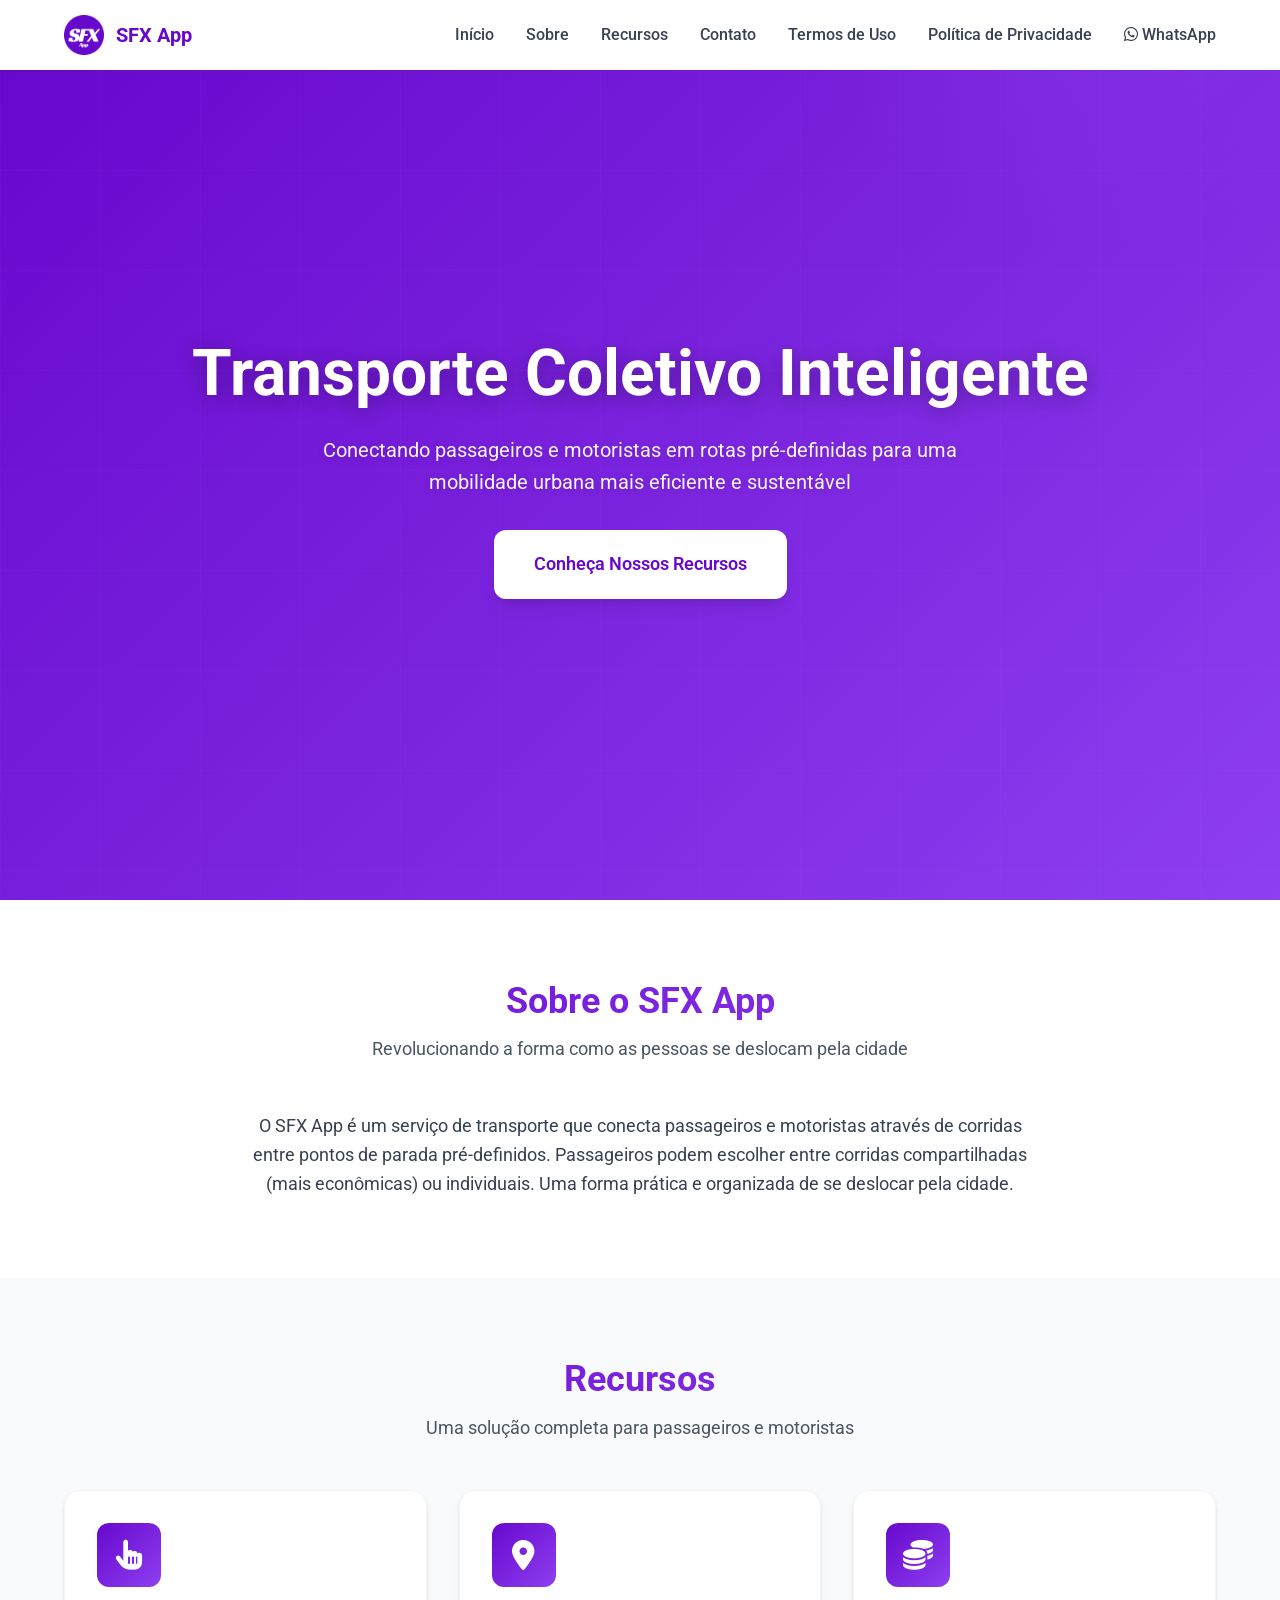
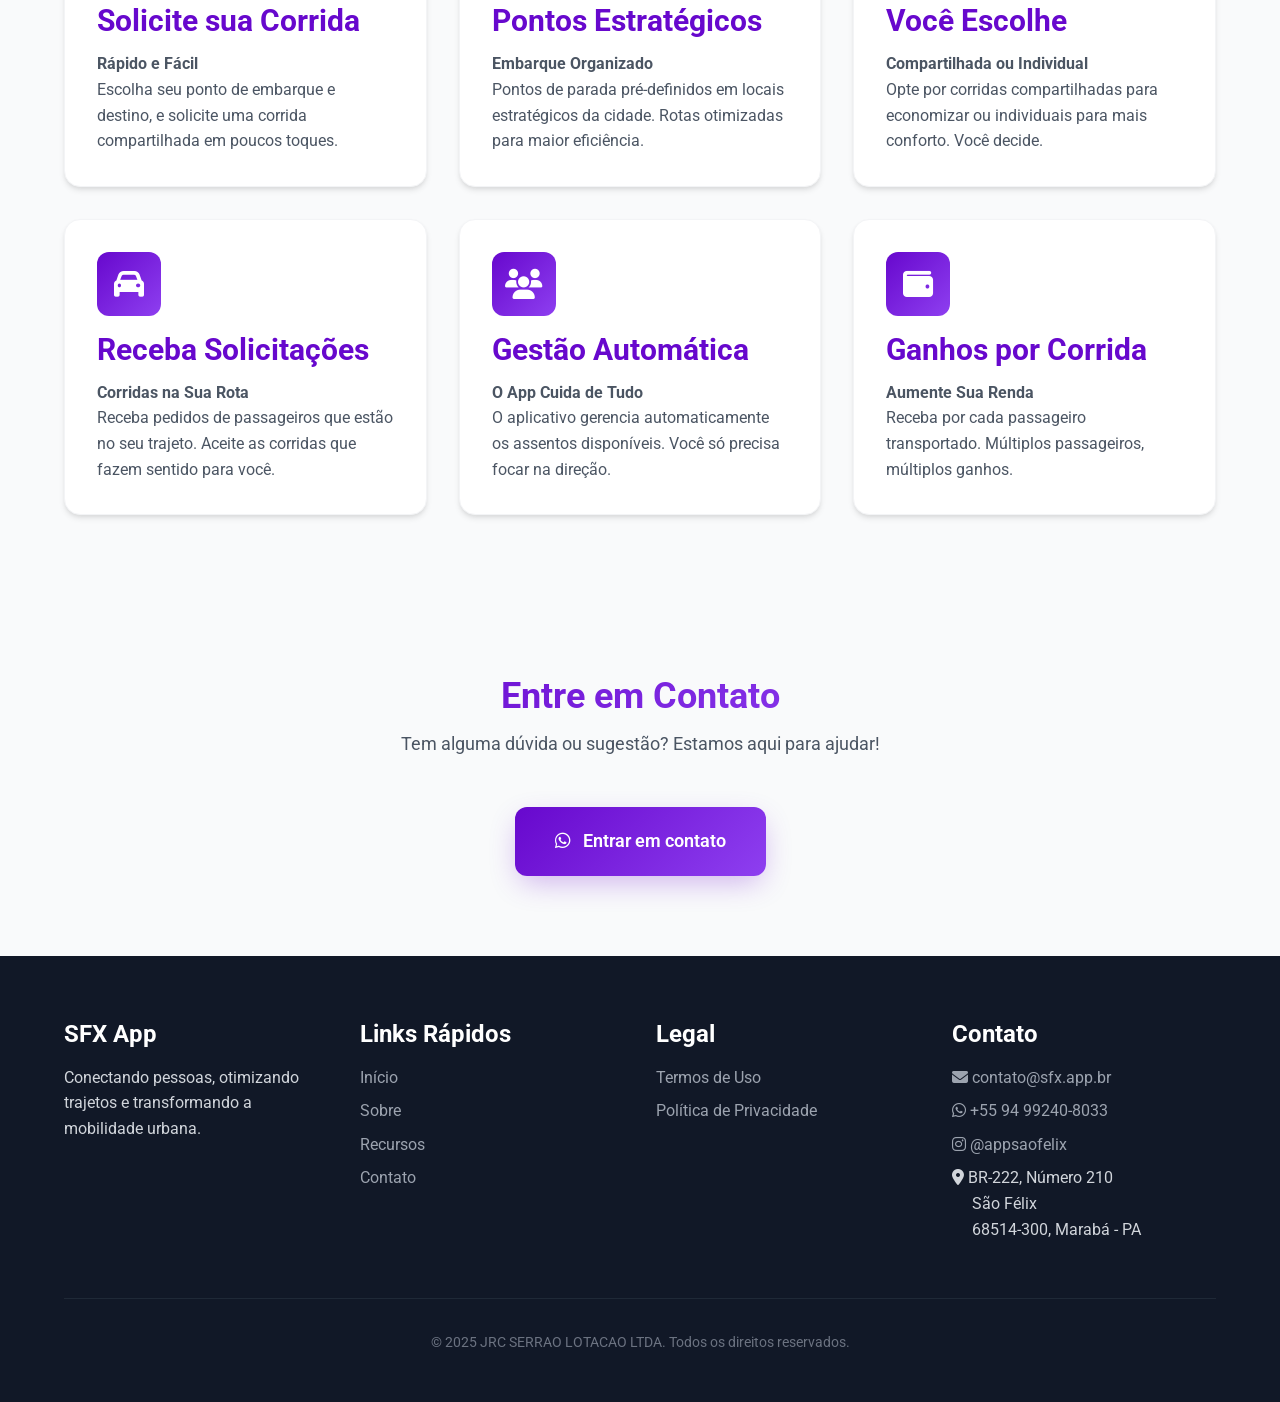
<file: index.html>
<!DOCTYPE html>
<html lang="pt-BR">
  <head>
    <meta charset="UTF-8" />
    <meta name="viewport" content="width=device-width, initial-scale=1.0" />
    <meta
      name="description"
      content="SFX App - Aplicativo de transporte coletivo conectando passageiros e motoristas entre pontos pré-definidos"
    />
    <meta
      name="keywords"
      content="transporte, carona, coletivo, SFX, mobilidade urbana"
    />
    <meta name="author" content="SFX App" />
    <title>SFX App - Transporte Coletivo Inteligente</title>

    <!-- Favicon -->
    <link rel="icon" type="image/x-icon" href="assets/favicon.ico">

    <!-- Google Fonts -->
    <link rel="preconnect" href="https://fonts.googleapis.com" />
    <link rel="preconnect" href="https://fonts.gstatic.com" crossorigin />
    <link
      href="https://fonts.googleapis.com/css2?family=Roboto:wght@300;400;500;700&display=swap"
      rel="stylesheet"
    />

    <!-- Font Awesome Icons -->
    <link rel="stylesheet" href="https://cdnjs.cloudflare.com/ajax/libs/font-awesome/6.5.1/css/all.min.css" integrity="sha512-DTOQO9RWCH3ppGqcWaEA1BIZOC6xxalwEsw9c2QQeAIftl+Vegovlnee1c9QX4TctnWMn13TZye+giMm8e2LwA==" crossorigin="anonymous" referrerpolicy="no-referrer" />

    <!-- Stylesheet -->
    <link rel="stylesheet" href="css/styles.css" />
  </head>
  <body>
    <!-- Header / Navigation -->
    <header class="header">
      <div class="container">
        <nav class="nav">
          <a href="#inicio" class="nav-brand">
            <img src="assets/logo_purple_back_white_font.png" alt="SFX App Logo" />
            <span>SFX App</span>
          </a>

          <ul class="nav-links" id="navLinks">
            <li><a href="#inicio">Início</a></li>
            <li><a href="#sobre">Sobre</a></li>
            <li><a href="#recursos">Recursos</a></li>
            <li><a href="#contato">Contato</a></li>
            <li><a href="termos.html">Termos de Uso</a></li>
            <li><a href="privacidade.html">Política de Privacidade</a></li>
            <li>
              <a href="https://wa.me/5594992408033" target="_blank" rel="noopener noreferrer" class="nav-whatsapp">
                <i class="fab fa-whatsapp"></i> WhatsApp
              </a>
            </li>
          </ul>

          <button
            class="nav-toggle"
            id="navToggle"
            aria-label="Toggle navigation"
          >
            ☰
          </button>
        </nav>
      </div>
    </header>

    <!-- Hero Section -->
    <section id="inicio" class="hero">
        <div class="container">
            <div class="hero-content">
                <h1>Transporte Coletivo Inteligente</h1>
                <p>Conectando passageiros e motoristas em rotas pré-definidas para uma mobilidade urbana mais eficiente e sustentável</p>
                <div style="margin: var(--space-8) 0;">
                    <a href="#recursos" class="btn btn-primary btn-large">Conheça Nossos Recursos</a>
                </div>
            </div>
        </div>
    </section>

    <!-- About Section -->
    <section id="sobre" class="section">
      <div class="container">
        <div class="section-title scroll-animate">
          <h2>Sobre o SFX App</h2>
          <p>Revolucionando a forma como as pessoas se deslocam pela cidade</p>
        </div>

        <div class="scroll-animate">
          <p
            style="
              text-align: center;
              max-width: 800px;
              margin: 0 auto;
              font-size: var(--font-lg);
              color: var(--color-gray-700);
            "
          >
            O SFX App é um serviço de transporte que conecta passageiros
            e motoristas através de corridas entre pontos de parada
            pré-definidos. Passageiros podem escolher entre corridas compartilhadas
            (mais econômicas) ou individuais. Uma forma prática e organizada de se 
            deslocar pela cidade.
          </p>
        </div>
      </div>
    </section>

    <!-- Features Section -->
    <section
      id="recursos"
      class="section"
      style="background: var(--color-gray-50)"
    >
      <div class="container">
        <div class="section-title scroll-animate">
          <h2>Recursos</h2>
          <p>Uma solução completa para passageiros e motoristas</p>
        </div>

        <div class="features-grid">
          <!-- Passenger Features -->
          <div class="feature-card scroll-animate">
            <div class="feature-icon"><i class="fas fa-hand-pointer"></i></div>
            <h3>Solicite sua Corrida</h3>
            <p><strong>Rápido e Fácil</strong></p>
            <p>
              Escolha seu ponto de embarque e destino, e solicite uma corrida
              compartilhada em poucos toques.
            </p>
          </div>

          <div class="feature-card scroll-animate">
            <div class="feature-icon"><i class="fas fa-map-marker-alt"></i></div>
            <h3>Pontos Estratégicos</h3>
            <p><strong>Embarque Organizado</strong></p>
            <p>
              Pontos de parada pré-definidos em locais estratégicos da cidade.
              Rotas otimizadas para maior eficiência.
            </p>
          </div>

          <div class="feature-card scroll-animate">
            <div class="feature-icon"><i class="fas fa-coins"></i></div>
            <h3>Você Escolhe</h3>
            <p><strong>Compartilhada ou Individual</strong></p>
            <p>
              Opte por corridas compartilhadas para economizar ou
              individuais para mais conforto. Você decide.
            </p>
          </div>

          <!-- Driver Features -->
          <div class="feature-card scroll-animate">
            <div class="feature-icon"><i class="fas fa-car"></i></div>
            <h3>Receba Solicitações</h3>
            <p><strong>Corridas na Sua Rota</strong></p>
            <p>
              Receba pedidos de passageiros que estão no seu trajeto.
              Aceite as corridas que fazem sentido para você.
            </p>
          </div>

          <div class="feature-card scroll-animate">
            <div class="feature-icon"><i class="fas fa-users"></i></div>
            <h3>Gestão Automática</h3>
            <p><strong>O App Cuida de Tudo</strong></p>
            <p>
              O aplicativo gerencia automaticamente os assentos disponíveis.
              Você só precisa focar na direção.
            </p>
          </div>

          <div class="feature-card scroll-animate">
            <div class="feature-icon"><i class="fas fa-wallet"></i></div>
            <h3>Ganhos por Corrida</h3>
            <p><strong>Aumente Sua Renda</strong></p>
            <p>
              Receba por cada passageiro transportado.
              Múltiplos passageiros, múltiplos ganhos.
            </p>
          </div>
        </div>
      </div>
    </section>

    <!-- Contact Section -->
    <section id="contato" class="section contact-section">
      <div class="container">
        <div class="contact-content scroll-animate">
          <div class="section-title">
            <h2>Entre em Contato</h2>
            <p>Tem alguma dúvida ou sugestão? Estamos aqui para ajudar!</p>
          </div>

          <a
            href="https://wa.me/5594992408033"
            class="contact-email"
            target="_blank"
            rel="noopener noreferrer"
          >
            <i class="fab fa-whatsapp"></i> Entrar em contato
          </a>
        </div>
      </div>
    </section>

    <!-- Footer -->
    <footer class="footer">
      <div class="container">
        <div class="footer-content">
          <div class="footer-section">
            <h4>SFX App</h4>
            <p>
              Conectando pessoas, otimizando trajetos e transformando a
              mobilidade urbana.
            </p>
          </div>

          <div class="footer-section">
            <h4>Links Rápidos</h4>
            <ul class="footer-links">
              <li><a href="#inicio">Início</a></li>
              <li><a href="#sobre">Sobre</a></li>
              <li><a href="#recursos">Recursos</a></li>
              <li><a href="#contato">Contato</a></li>
            </ul>
          </div>

          <div class="footer-section">
            <h4>Legal</h4>
            <ul class="footer-links">
              <li><a href="termos.html">Termos de Uso</a></li>
              <li><a href="privacidade.html">Política de Privacidade</a></li>
            </ul>
          </div>

          <div class="footer-section">
            <h4>Contato</h4>
            <ul class="footer-links">
              <li>
                <a href="mailto:contato@sfx.app.br">
                  <i class="fas fa-envelope"></i> contato@sfx.app.br
                </a>
              </li>
              <li>
                <a href="https://wa.me/5594992408033" target="_blank" rel="noopener noreferrer">
                  <i class="fab fa-whatsapp"></i> +55 94 99240-8033
                </a>
              </li>
              <li>
                <a href="https://www.instagram.com/appsaofelix/" target="_blank" rel="noopener noreferrer">
                  <i class="fab fa-instagram"></i> @appsaofelix
                </a>
              </li>
              <li style="margin-top: 0.5rem;">
                <i class="fas fa-map-marker-alt"></i> BR-222, Número 210<br>
                &nbsp;&nbsp;&nbsp;&nbsp;&nbsp;São Félix<br>
                &nbsp;&nbsp;&nbsp;&nbsp;&nbsp;68514-300, Marabá - PA
              </li>
            </ul>
          </div>
        </div>

        <div class="footer-bottom">
          <p>&copy; 2025 JRC SERRAO LOTACAO LTDA. Todos os direitos reservados.</p>
        </div>
      </div>
    </footer>

    <!-- JavaScript -->
    <script src="js/main.js"></script>
  </body>
</html>
</file>
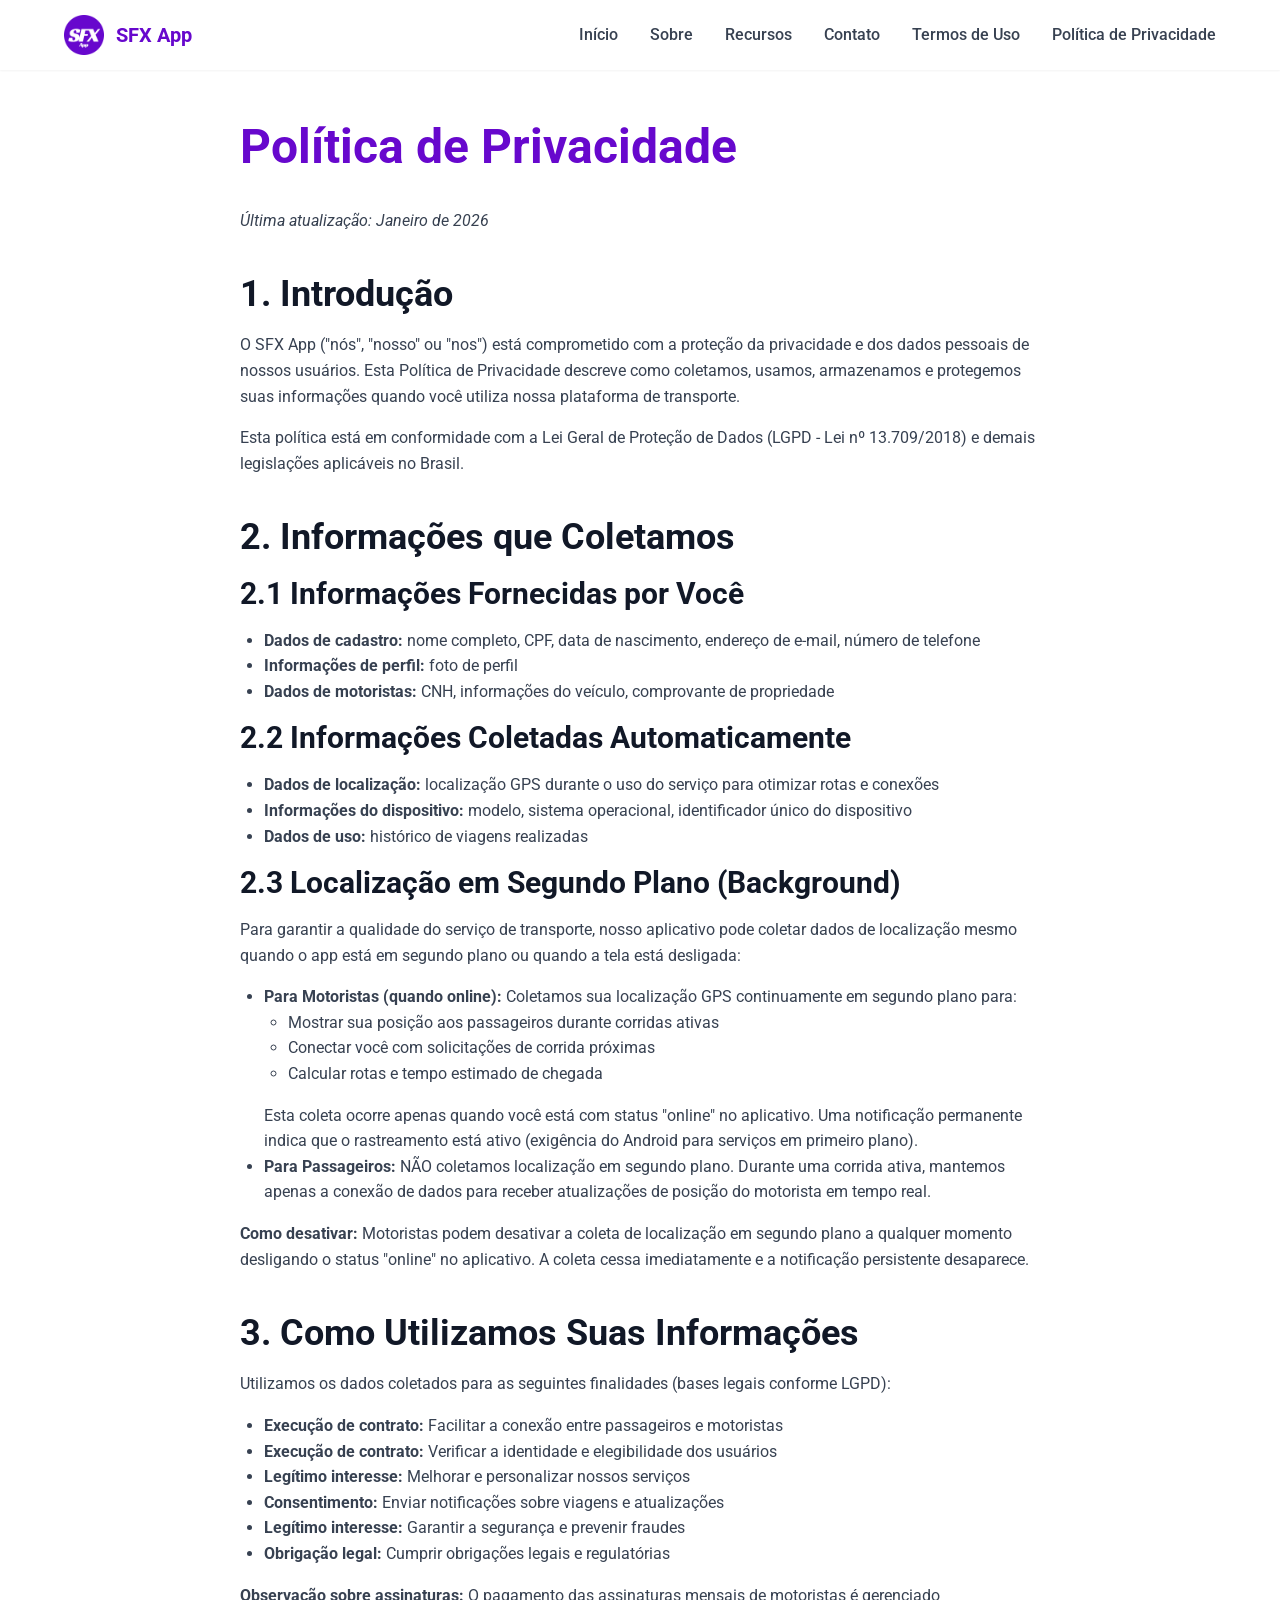
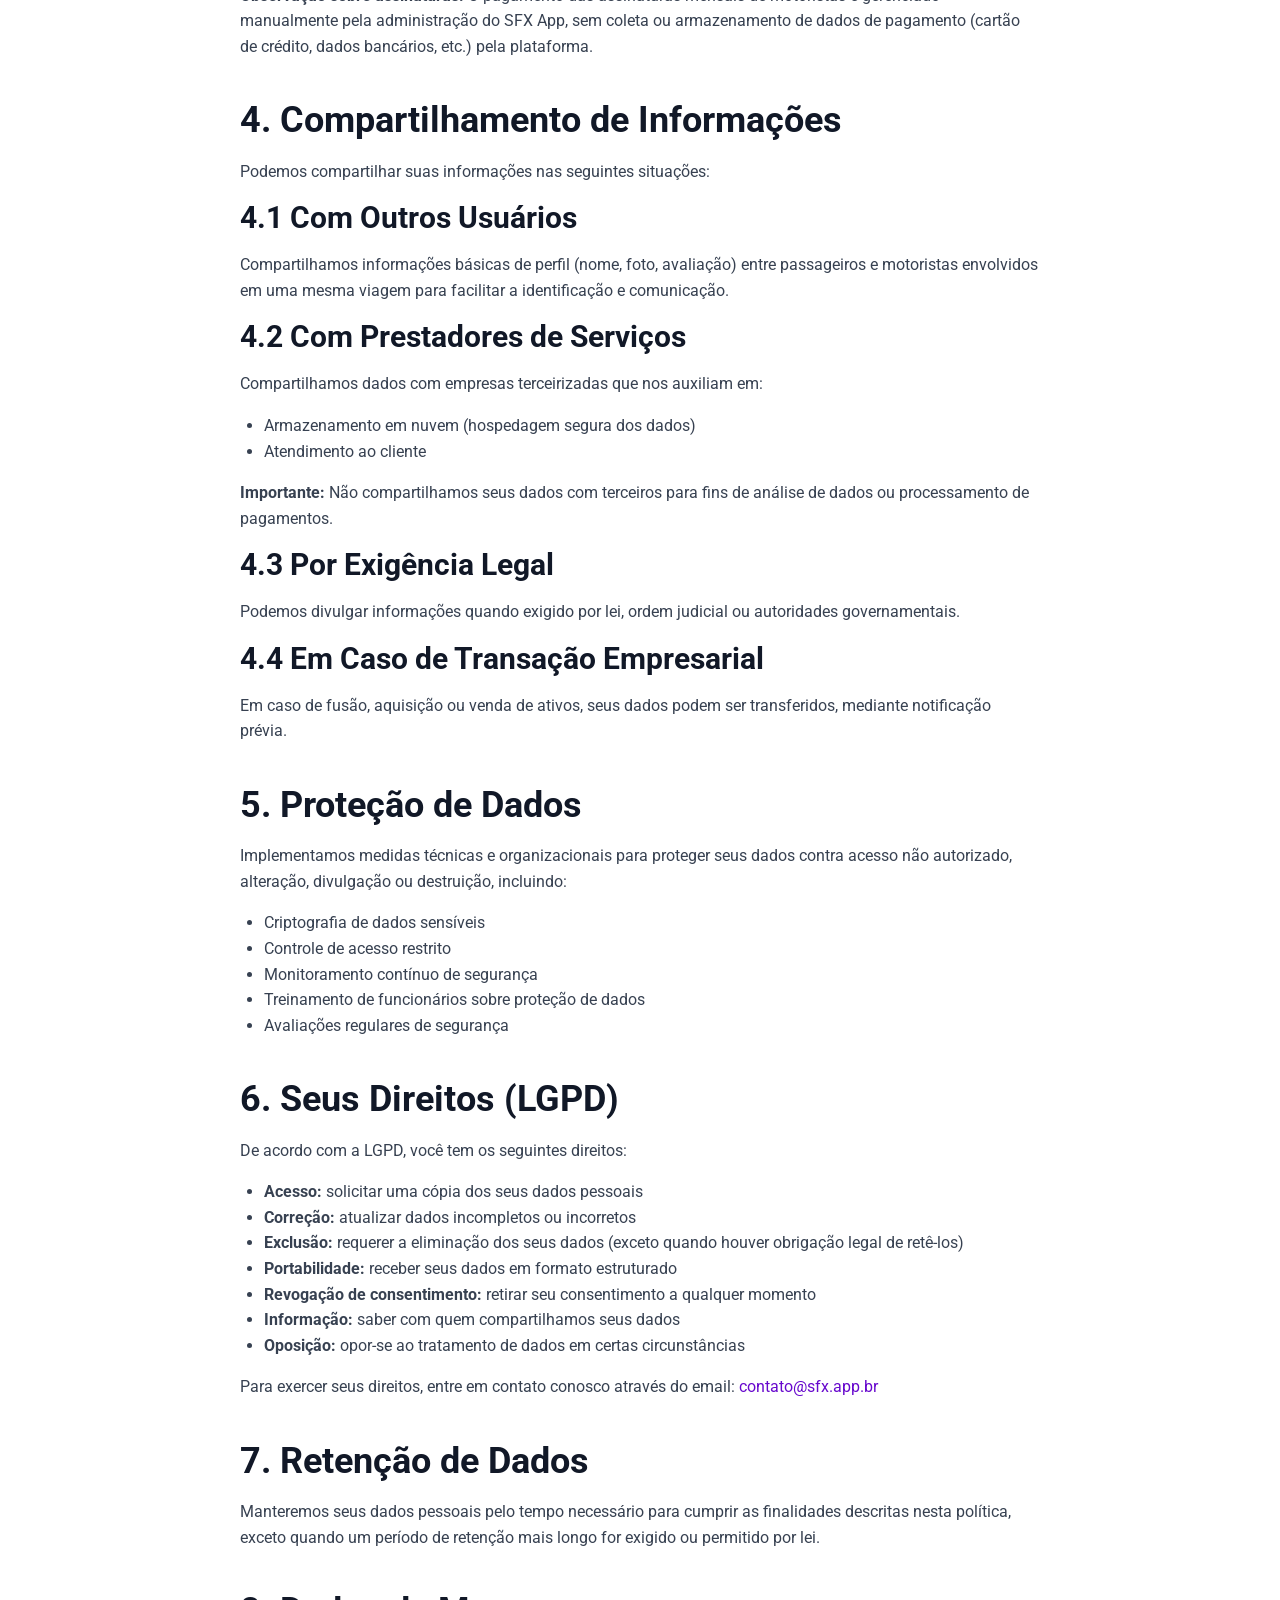
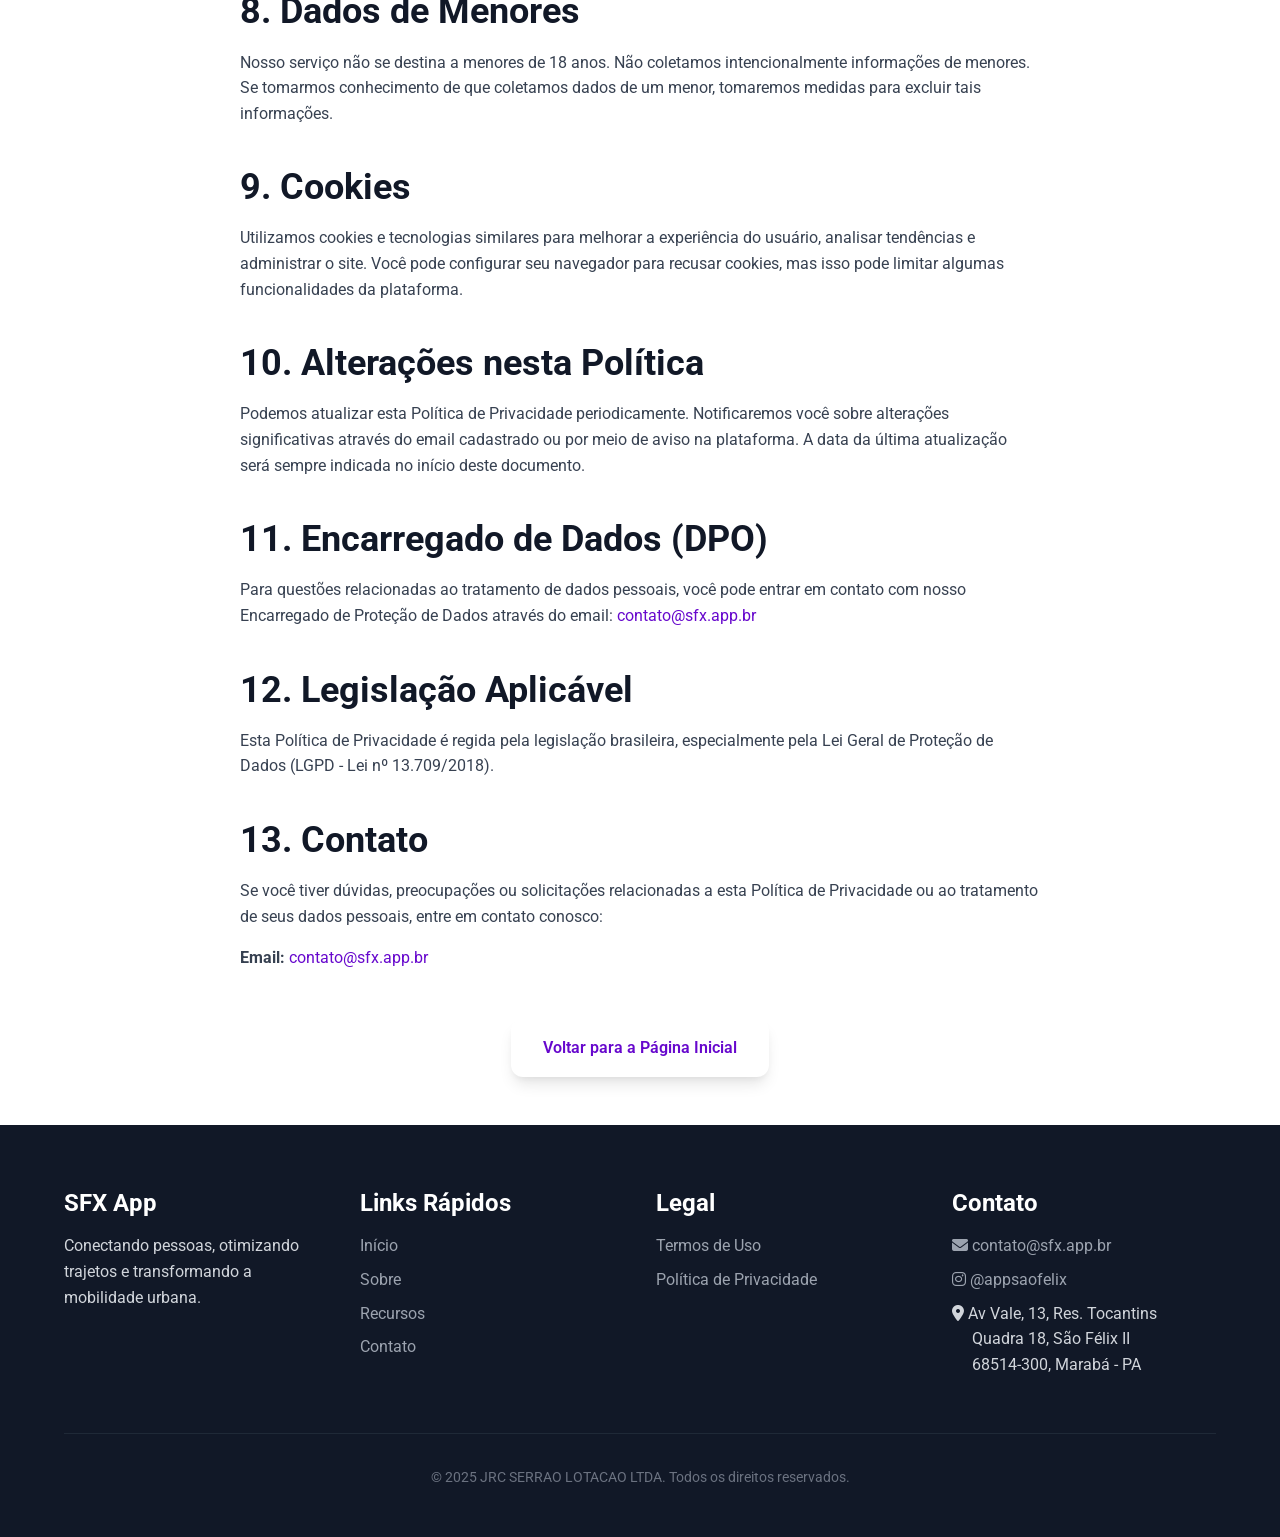
<file: privacidade.html>
<!DOCTYPE html>
<html lang="pt-BR">

<head>
    <meta charset="UTF-8">
    <meta name="viewport" content="width=device-width, initial-scale=1.0">
    <meta name="description" content="Política de Privacidade do serviço SFX">
    <title>Política de Privacidade - SFX App</title>

    <!-- Favicon -->
    <link rel="icon" type="image/x-icon" href="assets/favicon.ico">

    <!-- Google Fonts -->
    <link rel="preconnect" href="https://fonts.googleapis.com">
    <link rel="preconnect" href="https://fonts.gstatic.com" crossorigin>
    <link href="https://fonts.googleapis.com/css2?family=Roboto:wght@300;400;500;700&display=swap" rel="stylesheet">

    <!-- Font Awesome Icons -->
    <link rel="stylesheet" href="https://cdnjs.cloudflare.com/ajax/libs/font-awesome/6.5.1/css/all.min.css"
        integrity="sha512-DTOQO9RWCH3ppGqcWaEA1BIZOC6xxalwEsw9c2QQeAIftl+Vegovlnee1c9QX4TctnWMn13TZye+giMm8e2LwA=="
        crossorigin="anonymous" referrerpolicy="no-referrer" />

    <!-- Stylesheet -->
    <link rel="stylesheet" href="css/styles.css">
</head>

<body>
    <!-- Header / Navigation -->
    <header class="header">
        <div class="container">
            <nav class="nav">
                <a href="index.html" class="nav-brand">
                    <img src="assets/logo_purple_back_white_font.png" alt="SFX App Logo">
                    <span>SFX App</span>
                </a>

                <ul class="nav-links" id="navLinks">
                    <li><a href="index.html#inicio">Início</a></li>
                    <li><a href="index.html#sobre">Sobre</a></li>
                    <li><a href="index.html#recursos">Recursos</a></li>
                    <li><a href="index.html#contato">Contato</a></li>
                    <li><a href="termos.html">Termos de Uso</a></li>
                    <li><a href="privacidade.html">Política de Privacidade</a></li>
                </ul>

                <button class="nav-toggle" id="navToggle" aria-label="Toggle navigation">
                    ☰
                </button>
            </nav>
        </div>
    </header>

    <!-- Legal Content -->
    <section class="legal-page">
        <div class="container">
            <div class="legal-content">
                <h1>Política de Privacidade</h1>
                <p><em>Última atualização: Janeiro de 2026</em></p>

                <h2>1. Introdução</h2>
                <p>
                    O SFX App ("nós", "nosso" ou "nos") está comprometido com a proteção da privacidade e dos dados
                    pessoais de nossos usuários. Esta Política de Privacidade descreve como coletamos, usamos,
                    armazenamos e protegemos suas informações quando você utiliza nossa plataforma de transporte.
                </p>
                <p>
                    Esta política está em conformidade com a Lei Geral de Proteção de Dados (LGPD - Lei nº 13.709/2018)
                    e demais legislações aplicáveis no Brasil.
                </p>

                <h2>2. Informações que Coletamos</h2>

                <h3>2.1 Informações Fornecidas por Você</h3>
                <ul>
                    <li><strong>Dados de cadastro:</strong> nome completo, CPF, data de nascimento, endereço de e-mail,
                        número de telefone</li>
                    <li><strong>Informações de perfil:</strong> foto de perfil</li>
                    <li><strong>Dados de motoristas:</strong> CNH, informações do veículo, comprovante de propriedade
                    </li>
                </ul>

                <h3>2.2 Informações Coletadas Automaticamente</h3>
                <ul>
                    <li><strong>Dados de localização:</strong> localização GPS durante o uso do serviço para otimizar
                        rotas e conexões</li>
                    <li><strong>Informações do dispositivo:</strong> modelo, sistema operacional, identificador único do
                        dispositivo</li>
                    <li><strong>Dados de uso:</strong> histórico de viagens realizadas</li>
                </ul>

                <h3>2.3 Localização em Segundo Plano (Background)</h3>
                <p>
                    Para garantir a qualidade do serviço de transporte, nosso aplicativo pode coletar dados de
                    localização mesmo quando o app está em segundo plano ou quando a tela está desligada:
                </p>
                <ul>
                    <li><strong>Para Motoristas (quando online):</strong> Coletamos sua localização GPS continuamente
                        em segundo plano para:
                        <ul>
                            <li>Mostrar sua posição aos passageiros durante corridas ativas</li>
                            <li>Conectar você com solicitações de corrida próximas</li>
                            <li>Calcular rotas e tempo estimado de chegada</li>
                        </ul>
                        Esta coleta ocorre apenas quando você está com status "online" no aplicativo. Uma notificação
                        permanente indica que o rastreamento está ativo (exigência do Android para serviços em primeiro
                        plano).
                    </li>
                    <li><strong>Para Passageiros:</strong> NÃO coletamos localização em segundo plano. Durante uma
                        corrida
                        ativa, mantemos apenas a conexão de dados para receber atualizações de posição do motorista em
                        tempo real.
                    </li>
                </ul>
                <p>
                    <strong>Como desativar:</strong> Motoristas podem desativar a coleta de localização em segundo plano
                    a qualquer momento desligando o status "online" no aplicativo. A coleta cessa imediatamente e a
                    notificação persistente desaparece.
                </p>

                <h2>3. Como Utilizamos Suas Informações</h2>
                <p>Utilizamos os dados coletados para as seguintes finalidades (bases legais conforme LGPD):</p>
                <ul>
                    <li><strong>Execução de contrato:</strong> Facilitar a conexão entre passageiros e motoristas</li>
                    <li><strong>Execução de contrato:</strong> Verificar a identidade e elegibilidade dos usuários</li>
                    <li><strong>Legítimo interesse:</strong> Melhorar e personalizar nossos serviços</li>
                    <li><strong>Consentimento:</strong> Enviar notificações sobre viagens e atualizações</li>
                    <li><strong>Legítimo interesse:</strong> Garantir a segurança e prevenir fraudes</li>
                    <li><strong>Obrigação legal:</strong> Cumprir obrigações legais e regulatórias</li>
                </ul>
                <p>
                    <strong>Observação sobre assinaturas:</strong> O pagamento das assinaturas mensais de motoristas
                    é gerenciado manualmente pela administração do SFX App, sem coleta ou armazenamento de dados
                    de pagamento (cartão de crédito, dados bancários, etc.) pela plataforma.
                </p>

                <h2>4. Compartilhamento de Informações</h2>
                <p>Podemos compartilhar suas informações nas seguintes situações:</p>

                <h3>4.1 Com Outros Usuários</h3>
                <p>
                    Compartilhamos informações básicas de perfil (nome, foto, avaliação) entre passageiros e motoristas
                    envolvidos em uma mesma viagem para facilitar a identificação e comunicação.
                </p>

                <h3>4.2 Com Prestadores de Serviços</h3>
                <p>
                    Compartilhamos dados com empresas terceirizadas que nos auxiliam em:
                </p>
                <ul>
                    <li>Armazenamento em nuvem (hospedagem segura dos dados)</li>
                    <li>Atendimento ao cliente</li>
                </ul>
                <p>
                    <strong>Importante:</strong> Não compartilhamos seus dados com terceiros para fins de
                    análise de dados ou processamento de pagamentos.
                </p>

                <h3>4.3 Por Exigência Legal</h3>
                <p>
                    Podemos divulgar informações quando exigido por lei, ordem judicial ou autoridades governamentais.
                </p>

                <h3>4.4 Em Caso de Transação Empresarial</h3>
                <p>
                    Em caso de fusão, aquisição ou venda de ativos, seus dados podem ser transferidos,
                    mediante notificação prévia.
                </p>

                <h2>5. Proteção de Dados</h2>
                <p>
                    Implementamos medidas técnicas e organizacionais para proteger seus dados contra acesso não
                    autorizado,
                    alteração, divulgação ou destruição, incluindo:
                </p>
                <ul>
                    <li>Criptografia de dados sensíveis</li>
                    <li>Controle de acesso restrito</li>
                    <li>Monitoramento contínuo de segurança</li>
                    <li>Treinamento de funcionários sobre proteção de dados</li>
                    <li>Avaliações regulares de segurança</li>
                </ul>

                <h2>6. Seus Direitos (LGPD)</h2>
                <p>De acordo com a LGPD, você tem os seguintes direitos:</p>
                <ul>
                    <li><strong>Acesso:</strong> solicitar uma cópia dos seus dados pessoais</li>
                    <li><strong>Correção:</strong> atualizar dados incompletos ou incorretos</li>
                    <li><strong>Exclusão:</strong> requerer a eliminação dos seus dados (exceto quando houver obrigação
                        legal de retê-los)</li>
                    <li><strong>Portabilidade:</strong> receber seus dados em formato estruturado</li>
                    <li><strong>Revogação de consentimento:</strong> retirar seu consentimento a qualquer momento</li>
                    <li><strong>Informação:</strong> saber com quem compartilhamos seus dados</li>
                    <li><strong>Oposição:</strong> opor-se ao tratamento de dados em certas circunstâncias</li>
                </ul>
                <p>
                    Para exercer seus direitos, entre em contato conosco através do email:
                    <a href="mailto:contato@sfx.app.br" style="color: var(--color-primary);">contato@sfx.app.br</a>
                </p>

                <h2>7. Retenção de Dados</h2>
                <p>
                    Manteremos seus dados pessoais pelo tempo necessário para cumprir as finalidades descritas nesta
                    política,
                    exceto quando um período de retenção mais longo for exigido ou permitido por lei.
                </p>

                <h2>8. Dados de Menores</h2>
                <p>
                    Nosso serviço não se destina a menores de 18 anos. Não coletamos intencionalmente informações de
                    menores.
                    Se tomarmos conhecimento de que coletamos dados de um menor, tomaremos medidas para excluir tais
                    informações.
                </p>

                <h2>9. Cookies</h2>
                <p>
                    Utilizamos cookies e tecnologias similares para melhorar a experiência do usuário, analisar
                    tendências
                    e administrar o site. Você pode configurar seu navegador para recusar cookies, mas isso pode limitar
                    algumas funcionalidades da plataforma.
                </p>

                <h2>10. Alterações nesta Política</h2>
                <p>
                    Podemos atualizar esta Política de Privacidade periodicamente. Notificaremos você sobre alterações
                    significativas através do email cadastrado ou por meio de aviso na plataforma. A data da última
                    atualização será sempre indicada no início deste documento.
                </p>

                <h2>11. Encarregado de Dados (DPO)</h2>
                <p>
                    Para questões relacionadas ao tratamento de dados pessoais, você pode entrar em contato com nosso
                    Encarregado de Proteção de Dados através do email:
                    <a href="mailto:contato@sfx.app.br" style="color: var(--color-primary);">contato@sfx.app.br</a>
                </p>

                <h2>12. Legislação Aplicável</h2>
                <p>
                    Esta Política de Privacidade é regida pela legislação brasileira, especialmente pela Lei Geral de
                    Proteção de Dados (LGPD - Lei nº 13.709/2018).
                </p>

                <h2>13. Contato</h2>
                <p>
                    Se você tiver dúvidas, preocupações ou solicitações relacionadas a esta Política de Privacidade ou
                    ao
                    tratamento de seus dados pessoais, entre em contato conosco:
                </p>
                <p>
                    <strong>Email:</strong> <a href="mailto:contato@sfx.app.br"
                        style="color: var(--color-primary);">contato@sfx.app.br</a>
                </p>

                <div style="margin-top: var(--space-12); text-align: center;">
                    <a href="index.html" class="btn btn-primary">Voltar para a Página Inicial</a>
                </div>
            </div>
        </div>
    </section>

    <!-- Footer -->
    <footer class="footer">
        <div class="container">
            <div class="footer-content">
                <div class="footer-section">
                    <h4>SFX App</h4>
                    <p>Conectando pessoas, otimizando trajetos e transformando a mobilidade urbana.</p>
                </div>

                <div class="footer-section">
                    <h4>Links Rápidos</h4>
                    <ul class="footer-links">
                        <li><a href="index.html#inicio">Início</a></li>
                        <li><a href="index.html#sobre">Sobre</a></li>
                        <li><a href="index.html#recursos">Recursos</a></li>
                        <li><a href="index.html#contato">Contato</a></li>
                    </ul>
                </div>

                <div class="footer-section">
                    <h4>Legal</h4>
                    <ul class="footer-links">
                        <li><a href="termos.html">Termos de Uso</a></li>
                        <li><a href="privacidade.html">Política de Privacidade</a></li>
                    </ul>
                </div>

                <div class="footer-section">
                    <h4>Contato</h4>
                    <ul class="footer-links">
                        <li>
                            <a href="mailto:contato@sfx.app.br">
                                <i class="fas fa-envelope"></i> contato@sfx.app.br
                            </a>
                        </li>
                        <li>
                            <a href="https://www.instagram.com/appsaofelix/" target="_blank" rel="noopener noreferrer">
                                <i class="fab fa-instagram"></i> @appsaofelix
                            </a>
                        </li>
                        <li style="margin-top: 0.5rem;">
                            <i class="fas fa-map-marker-alt"></i> Av Vale, 13, Res. Tocantins<br>
                            &nbsp;&nbsp;&nbsp;&nbsp;&nbsp;Quadra 18, São Félix II<br>
                            &nbsp;&nbsp;&nbsp;&nbsp;&nbsp;68514-300, Marabá - PA
                        </li>
                    </ul>
                </div>
            </div>

            <div class="footer-bottom">
                <p>&copy; 2025 JRC SERRAO LOTACAO LTDA. Todos os direitos reservados.</p>
            </div>
        </div>
    </footer>

    <!-- JavaScript -->
    <script src="js/main.js"></script>
</body>

</html>
</file>
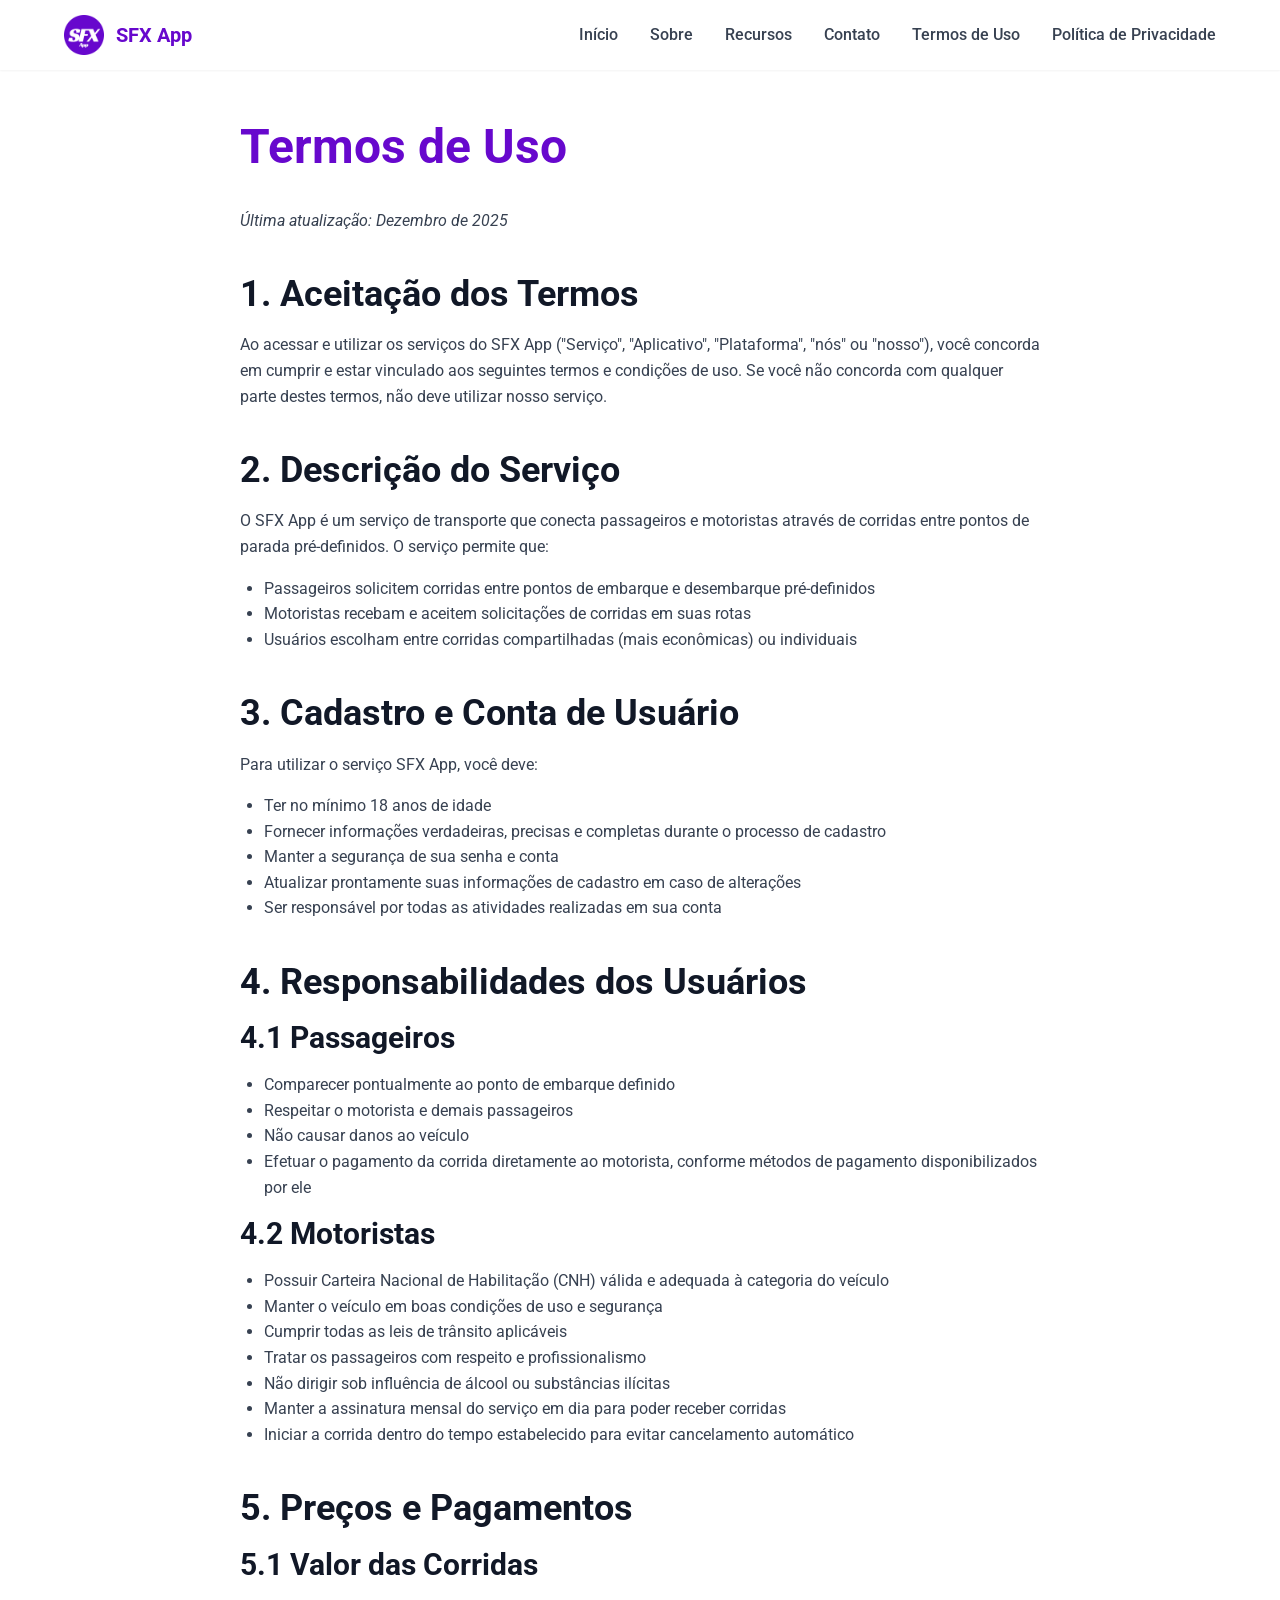
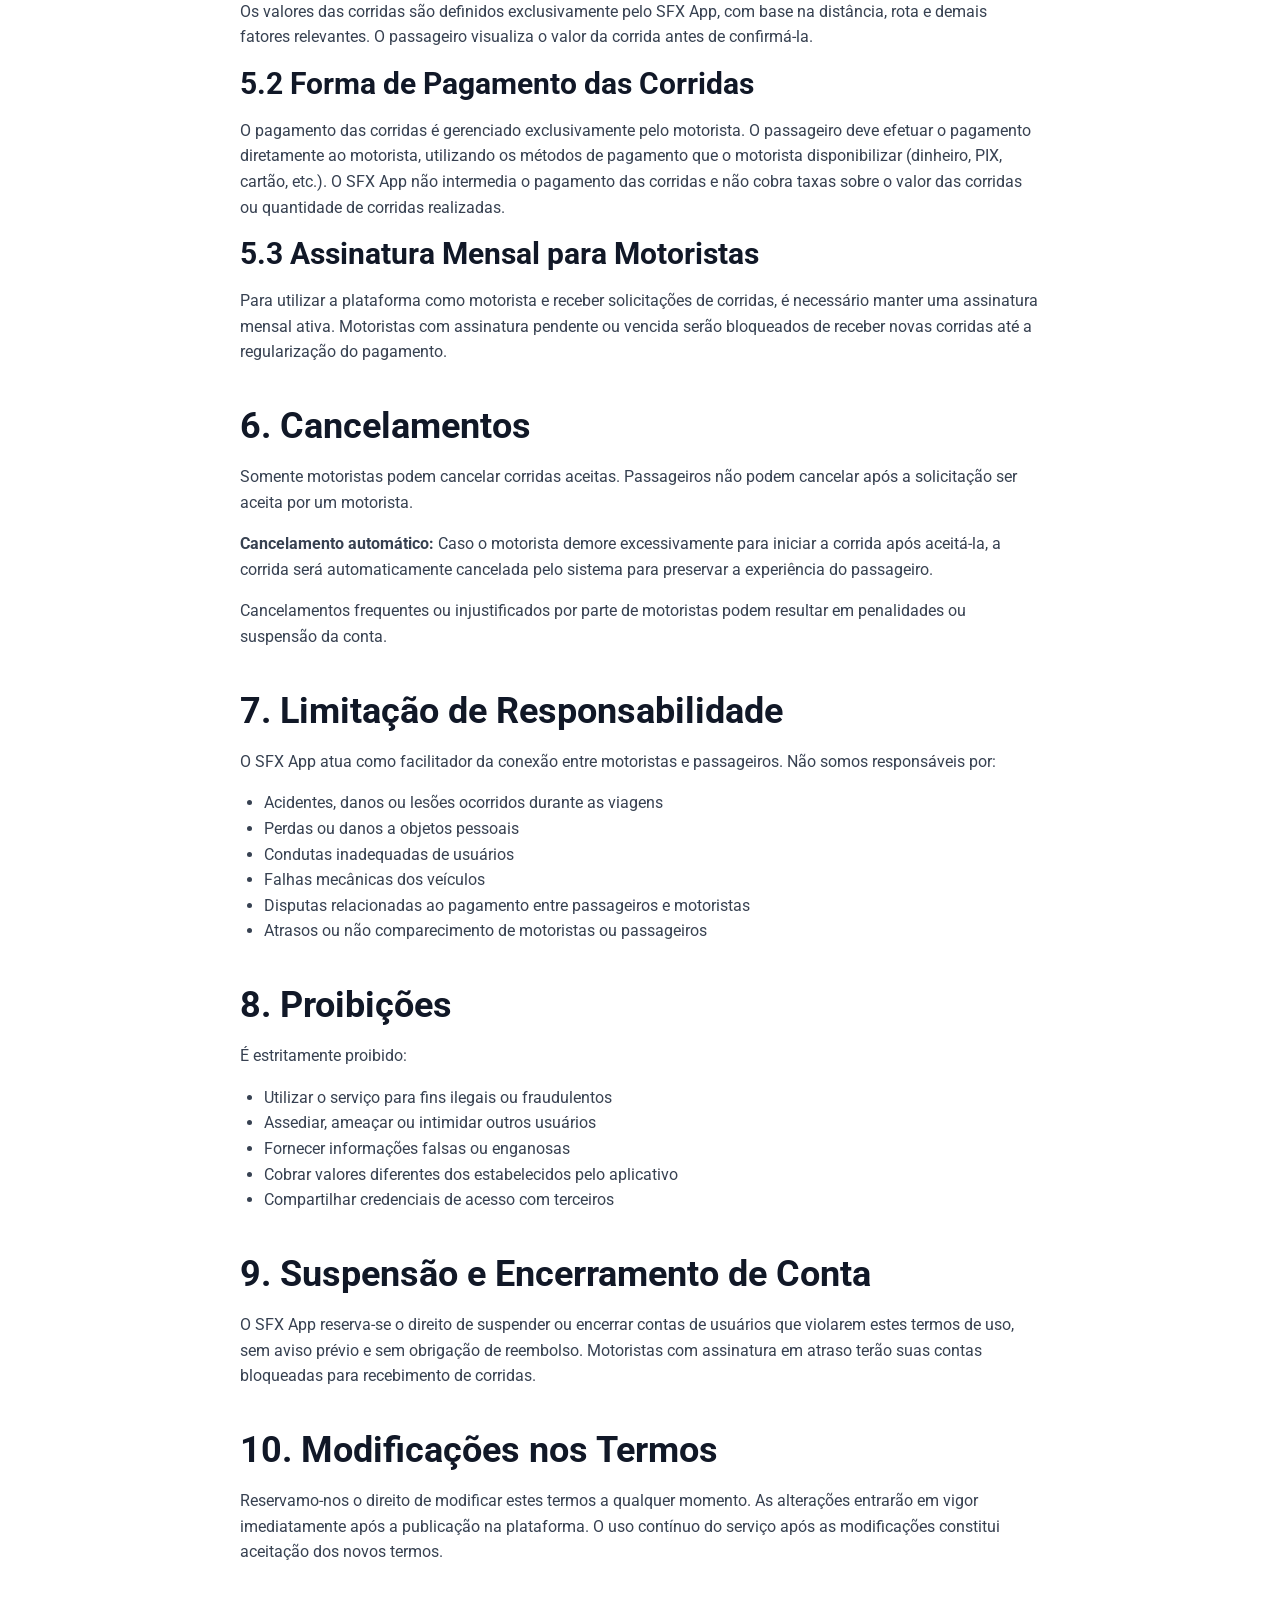
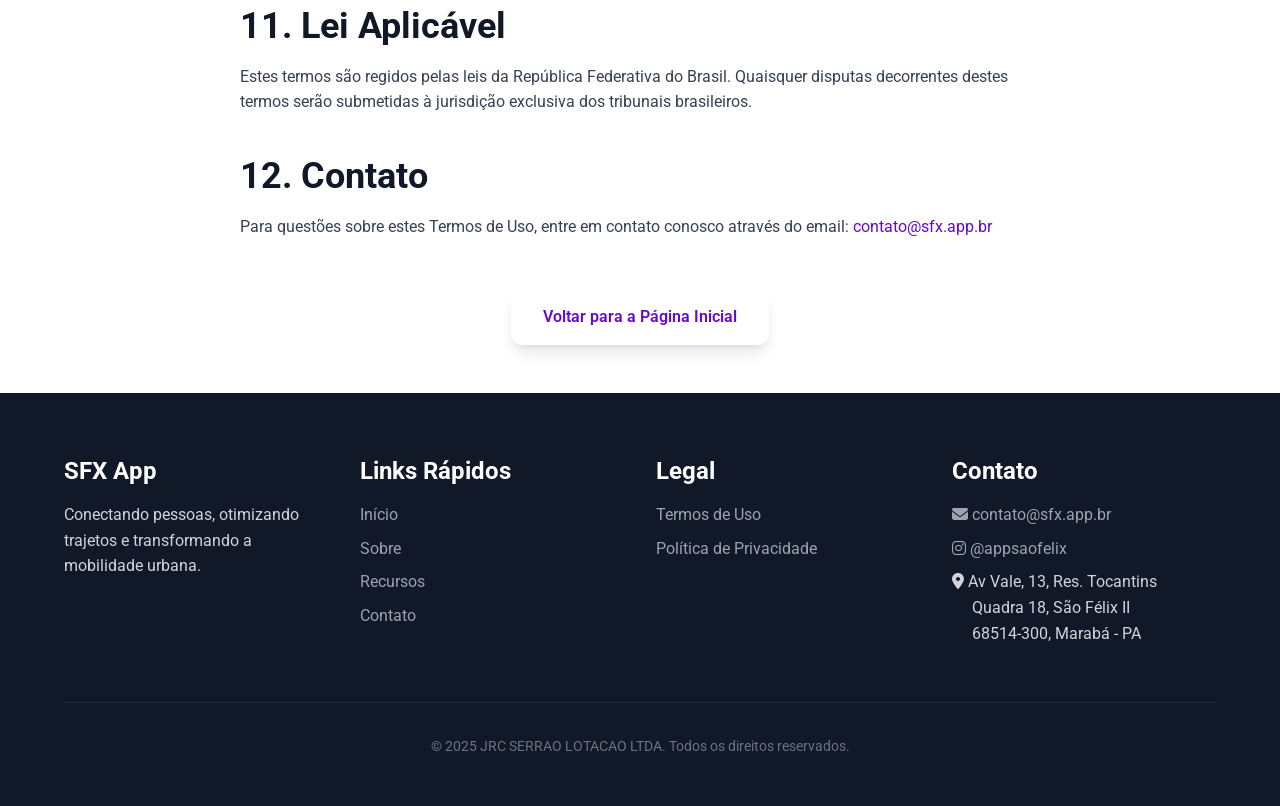
<file: termos.html>
<!DOCTYPE html>
<html lang="pt-BR">
<head>
    <meta charset="UTF-8">
    <meta name="viewport" content="width=device-width, initial-scale=1.0">
    <meta name="description" content="Termos de Uso do serviço SFX">
    <title>Termos de Uso - SFX App</title>
    
    <!-- Favicon -->
    <link rel="icon" type="image/x-icon" href="assets/favicon.ico">
    
    <!-- Google Fonts -->
    <link rel="preconnect" href="https://fonts.googleapis.com">
    <link rel="preconnect" href="https://fonts.gstatic.com" crossorigin>
    <link href="https://fonts.googleapis.com/css2?family=Roboto:wght@300;400;500;700&display=swap" rel="stylesheet">
    
    <!-- Font Awesome Icons -->
    <link rel="stylesheet" href="https://cdnjs.cloudflare.com/ajax/libs/font-awesome/6.5.1/css/all.min.css" integrity="sha512-DTOQO9RWCH3ppGqcWaEA1BIZOC6xxalwEsw9c2QQeAIftl+Vegovlnee1c9QX4TctnWMn13TZye+giMm8e2LwA==" crossorigin="anonymous" referrerpolicy="no-referrer" />
    
    <!-- Stylesheet -->
    <link rel="stylesheet" href="css/styles.css">
</head>
<body>
    <!-- Header / Navigation -->
    <header class="header">
        <div class="container">
            <nav class="nav">
                <a href="index.html" class="nav-brand">
                    <img src="assets/logo_purple_back_white_font.png" alt="SFX App Logo">
                    <span>SFX App</span>
                </a>
                
                <ul class="nav-links" id="navLinks">
                    <li><a href="index.html#inicio">Início</a></li>
                    <li><a href="index.html#sobre">Sobre</a></li>
                    <li><a href="index.html#recursos">Recursos</a></li>
                    <li><a href="index.html#contato">Contato</a></li>
                    <li><a href="termos.html">Termos de Uso</a></li>
                    <li><a href="privacidade.html">Política de Privacidade</a></li>
                </ul>
                
                <button class="nav-toggle" id="navToggle" aria-label="Toggle navigation">
                    ☰
                </button>
            </nav>
        </div>
    </header>

    <!-- Legal Content -->
    <section class="legal-page">
        <div class="container">
            <div class="legal-content">
                <h1>Termos de Uso</h1>
                <p><em>Última atualização: Dezembro de 2025</em></p>

                <h2>1. Aceitação dos Termos</h2>
                <p>
                    Ao acessar e utilizar os serviços do SFX App ("Serviço", "Aplicativo", "Plataforma", "nós" ou "nosso"), 
                    você concorda em cumprir e estar vinculado aos seguintes termos e condições de uso. 
                    Se você não concorda com qualquer parte destes termos, não deve utilizar nosso serviço.
                </p>

                <h2>2. Descrição do Serviço</h2>
                <p>
                    O SFX App é um serviço de transporte que conecta passageiros e motoristas 
                    através de corridas entre pontos de parada pré-definidos. O serviço permite que:
                </p>
                <ul>
                    <li>Passageiros solicitem corridas entre pontos de embarque e desembarque pré-definidos</li>
                    <li>Motoristas recebam e aceitem solicitações de corridas em suas rotas</li>
                    <li>Usuários escolham entre corridas compartilhadas (mais econômicas) ou individuais</li>
                </ul>

                <h2>3. Cadastro e Conta de Usuário</h2>
                <p>
                    Para utilizar o serviço SFX App, você deve:
                </p>
                <ul>
                    <li>Ter no mínimo 18 anos de idade</li>
                    <li>Fornecer informações verdadeiras, precisas e completas durante o processo de cadastro</li>
                    <li>Manter a segurança de sua senha e conta</li>
                    <li>Atualizar prontamente suas informações de cadastro em caso de alterações</li>
                    <li>Ser responsável por todas as atividades realizadas em sua conta</li>
                </ul>

                <h2>4. Responsabilidades dos Usuários</h2>
                
                <h3>4.1 Passageiros</h3>
                <ul>
                    <li>Comparecer pontualmente ao ponto de embarque definido</li>
                    <li>Respeitar o motorista e demais passageiros</li>
                    <li>Não causar danos ao veículo</li>
                    <li>Efetuar o pagamento da corrida diretamente ao motorista, conforme métodos de pagamento disponibilizados por ele</li>
                </ul>

                <h3>4.2 Motoristas</h3>
                <ul>
                    <li>Possuir Carteira Nacional de Habilitação (CNH) válida e adequada à categoria do veículo</li>
                    <li>Manter o veículo em boas condições de uso e segurança</li>
                    <li>Cumprir todas as leis de trânsito aplicáveis</li>
                    <li>Tratar os passageiros com respeito e profissionalismo</li>
                    <li>Não dirigir sob influência de álcool ou substâncias ilícitas</li>
                    <li>Manter a assinatura mensal do serviço em dia para poder receber corridas</li>
                    <li>Iniciar a corrida dentro do tempo estabelecido para evitar cancelamento automático</li>
                </ul>

                <h2>5. Preços e Pagamentos</h2>
                
                <h3>5.1 Valor das Corridas</h3>
                <p>
                    Os valores das corridas são definidos exclusivamente pelo SFX App, com base na distância, 
                    rota e demais fatores relevantes. O passageiro visualiza o valor da corrida antes de confirmá-la.
                </p>

                <h3>5.2 Forma de Pagamento das Corridas</h3>
                <p>
                    O pagamento das corridas é gerenciado exclusivamente pelo motorista. O passageiro deve 
                    efetuar o pagamento diretamente ao motorista, utilizando os métodos de pagamento que o 
                    motorista disponibilizar (dinheiro, PIX, cartão, etc.). O SFX App não intermedia 
                    o pagamento das corridas e não cobra taxas sobre o valor das corridas ou quantidade de corridas realizadas.
                </p>

                <h3>5.3 Assinatura Mensal para Motoristas</h3>
                <p>
                    Para utilizar a plataforma como motorista e receber solicitações de corridas, é necessário 
                    manter uma assinatura mensal ativa. Motoristas com assinatura pendente ou vencida serão 
                    bloqueados de receber novas corridas até a regularização do pagamento.
                </p>

                <h2>6. Cancelamentos</h2>
                <p>
                    Somente motoristas podem cancelar corridas aceitas. Passageiros não podem cancelar após 
                    a solicitação ser aceita por um motorista.
                </p>
                <p>
                    <strong>Cancelamento automático:</strong> Caso o motorista demore excessivamente para iniciar 
                    a corrida após aceitá-la, a corrida será automaticamente cancelada pelo sistema para 
                    preservar a experiência do passageiro.
                </p>
                <p>
                    Cancelamentos frequentes ou injustificados por parte de motoristas podem resultar em 
                    penalidades ou suspensão da conta.
                </p>

                <h2>7. Limitação de Responsabilidade</h2>
                <p>
                    O SFX App atua como facilitador da conexão entre motoristas e passageiros. Não somos responsáveis por:
                </p>
                <ul>
                    <li>Acidentes, danos ou lesões ocorridos durante as viagens</li>
                    <li>Perdas ou danos a objetos pessoais</li>
                    <li>Condutas inadequadas de usuários</li>
                    <li>Falhas mecânicas dos veículos</li>
                    <li>Disputas relacionadas ao pagamento entre passageiros e motoristas</li>
                    <li>Atrasos ou não comparecimento de motoristas ou passageiros</li>
                </ul>

                <h2>8. Proibições</h2>
                <p>É estritamente proibido:</p>
                <ul>
                    <li>Utilizar o serviço para fins ilegais ou fraudulentos</li>
                    <li>Assediar, ameaçar ou intimidar outros usuários</li>
                    <li>Fornecer informações falsas ou enganosas</li>
                    <li>Cobrar valores diferentes dos estabelecidos pelo aplicativo</li>
                    <li>Compartilhar credenciais de acesso com terceiros</li>
                </ul>

                <h2>9. Suspensão e Encerramento de Conta</h2>
                <p>
                    O SFX App reserva-se o direito de suspender ou encerrar contas de usuários que violarem estes 
                    termos de uso, sem aviso prévio e sem obrigação de reembolso. Motoristas com assinatura 
                    em atraso terão suas contas bloqueadas para recebimento de corridas.
                </p>

                <h2>10. Modificações nos Termos</h2>
                <p>
                    Reservamo-nos o direito de modificar estes termos a qualquer momento. As alterações entrarão 
                    em vigor imediatamente após a publicação na plataforma. O uso contínuo do serviço após as 
                    modificações constitui aceitação dos novos termos.
                </p>

                <h2>11. Lei Aplicável</h2>
                <p>
                    Estes termos são regidos pelas leis da República Federativa do Brasil. Quaisquer disputas 
                    decorrentes destes termos serão submetidas à jurisdição exclusiva dos tribunais brasileiros.
                </p>

                <h2>12. Contato</h2>
                <p>
                    Para questões sobre estes Termos de Uso, entre em contato conosco através do email: 
                    <a href="mailto:contato@sfx.app.br" style="color: var(--color-primary);">contato@sfx.app.br</a>
                </p>

                <div style="margin-top: var(--space-12); text-align: center;">
                    <a href="index.html" class="btn btn-primary">Voltar para a Página Inicial</a>
                </div>
            </div>
        </div>
    </section>

    <!-- Footer -->
    <footer class="footer">
        <div class="container">
            <div class="footer-content">
                <div class="footer-section">
                    <h4>SFX App</h4>
                    <p>Conectando pessoas, otimizando trajetos e transformando a mobilidade urbana.</p>
                </div>
                
                <div class="footer-section">
                    <h4>Links Rápidos</h4>
                    <ul class="footer-links">
                        <li><a href="index.html#inicio">Início</a></li>
                        <li><a href="index.html#sobre">Sobre</a></li>
                        <li><a href="index.html#recursos">Recursos</a></li>
                        <li><a href="index.html#contato">Contato</a></li>
                    </ul>
                </div>
                
                <div class="footer-section">
                    <h4>Legal</h4>
                    <ul class="footer-links">
                        <li><a href="termos.html">Termos de Uso</a></li>
                        <li><a href="privacidade.html">Política de Privacidade</a></li>
                    </ul>
                </div>
                
                <div class="footer-section">
                    <h4>Contato</h4>
                    <ul class="footer-links">
                        <li>
                            <a href="mailto:contato@sfx.app.br">
                                <i class="fas fa-envelope"></i> contato@sfx.app.br
                            </a>
                        </li>
                        <li>
                            <a href="https://www.instagram.com/appsaofelix/" target="_blank" rel="noopener noreferrer">
                                <i class="fab fa-instagram"></i> @appsaofelix
                            </a>
                        </li>
                        <li style="margin-top: 0.5rem;">
                            <i class="fas fa-map-marker-alt"></i> Av Vale, 13, Res. Tocantins<br>
                            &nbsp;&nbsp;&nbsp;&nbsp;&nbsp;Quadra 18, São Félix II<br>
                            &nbsp;&nbsp;&nbsp;&nbsp;&nbsp;68514-300, Marabá - PA
                        </li>
                    </ul>
                </div>
            </div>
            
            <div class="footer-bottom">
                <p>&copy; 2025 JRC SERRAO LOTACAO LTDA. Todos os direitos reservados.</p>
            </div>
        </div>
    </footer>

    <!-- JavaScript -->
    <script src="js/main.js"></script>
</body>
</html>
</file>
<file: css/styles.css>
/* =========================================
   SFX Transportation - Design System
   Color: #6708CD (Primary Purple)
   Font: Roboto
   ========================================= */

/* =========================================
   CSS VARIABLES - Design Tokens
   ========================================= */
:root {
  /* Color Palette */
  --color-primary: #6708cd;
  --color-primary-dark: #4d0696;
  --color-primary-light: #8e3ff0;
  --color-primary-gradient: linear-gradient(135deg, #6708cd 0%, #8e3ff0 100%);

  /* Neutral Colors */
  --color-white: #ffffff;
  --color-black: #0a0a0a;
  --color-gray-50: #f9fafb;
  --color-gray-100: #f3f4f6;
  --color-gray-200: #e5e7eb;
  --color-gray-300: #d1d5db;
  --color-gray-400: #9ca3af;
  --color-gray-500: #6b7280;
  --color-gray-600: #4b5563;
  --color-gray-700: #374151;
  --color-gray-800: #1f2937;
  --color-gray-900: #111827;

  /* Accent Colors */
  --color-accent-blue: #3b82f6;
  --color-accent-green: #10b981;

  /* Typography */
  --font-primary: "Roboto", -apple-system, BlinkMacSystemFont, "Segoe UI",
    sans-serif;

  /* Font Sizes */
  --font-xs: 0.75rem; /* 12px */
  --font-sm: 0.875rem; /* 14px */
  --font-base: 1rem; /* 16px */
  --font-lg: 1.125rem; /* 18px */
  --font-xl: 1.25rem; /* 20px */
  --font-2xl: 1.5rem; /* 24px */
  --font-3xl: 1.875rem; /* 30px */
  --font-4xl: 2.25rem; /* 36px */
  --font-5xl: 3rem; /* 48px */

  /* Spacing */
  --space-1: 0.25rem; /* 4px */
  --space-2: 0.5rem; /* 8px */
  --space-3: 0.75rem; /* 12px */
  --space-4: 1rem; /* 16px */
  --space-5: 1.25rem; /* 20px */
  --space-6: 1.5rem; /* 24px */
  --space-8: 2rem; /* 32px */
  --space-10: 2.5rem; /* 40px */
  --space-12: 3rem; /* 48px */
  --space-16: 4rem; /* 64px */
  --space-20: 5rem; /* 80px */

  /* Border Radius */
  --radius-sm: 0.375rem; /* 6px */
  --radius-md: 0.5rem; /* 8px */
  --radius-lg: 0.75rem; /* 12px */
  --radius-xl: 1rem; /* 16px */
  --radius-full: 9999px;

  /* Shadows */
  --shadow-sm: 0 1px 2px 0 rgba(0, 0, 0, 0.05);
  --shadow-md: 0 4px 6px -1px rgba(0, 0, 0, 0.1),
    0 2px 4px -1px rgba(0, 0, 0, 0.06);
  --shadow-lg: 0 10px 15px -3px rgba(0, 0, 0, 0.1),
    0 4px 6px -2px rgba(0, 0, 0, 0.05);
  --shadow-xl: 0 20px 25px -5px rgba(0, 0, 0, 0.1),
    0 10px 10px -5px rgba(0, 0, 0, 0.04);
  --shadow-purple: 0 10px 30px -5px rgba(103, 8, 205, 0.3);

  /* Transitions */
  --transition-fast: 150ms cubic-bezier(0.4, 0, 0.2, 1);
  --transition-base: 300ms cubic-bezier(0.4, 0, 0.2, 1);
  --transition-slow: 500ms cubic-bezier(0.4, 0, 0.2, 1);

  /* Layout */
  --container-max-width: 1200px;
  --header-height: 70px;
}

/* =========================================
   RESET & BASE STYLES
   ========================================= */
* {
  margin: 0;
  padding: 0;
  box-sizing: border-box;
}

html {
  scroll-behavior: smooth;
  font-size: 16px;
}

body {
  font-family: var(--font-primary);
  font-size: var(--font-base);
  line-height: 1.6;
  color: var(--color-gray-800);
  background-color: var(--color-white);
  -webkit-font-smoothing: antialiased;
  -moz-osx-font-smoothing: grayscale;
}

img {
  max-width: 100%;
  height: auto;
  display: block;
}

a {
  color: inherit;
  text-decoration: none;
  transition: color var(--transition-base);
}

button {
  font-family: inherit;
  cursor: pointer;
  border: none;
  outline: none;
}

/* =========================================
   TYPOGRAPHY
   ========================================= */
h1,
h2,
h3,
h4,
h5,
h6 {
  font-weight: 700;
  line-height: 1.2;
  color: var(--color-gray-900);
  margin-bottom: var(--space-4);
}

h1 {
  font-size: var(--font-5xl);
}
h2 {
  font-size: var(--font-4xl);
}
h3 {
  font-size: var(--font-3xl);
}
h4 {
  font-size: var(--font-2xl);
}
h5 {
  font-size: var(--font-xl);
}
h6 {
  font-size: var(--font-lg);
}

p {
  margin-bottom: var(--space-4);
}

/* =========================================
   LAYOUT COMPONENTS
   ========================================= */
.container {
  width: 100%;
  max-width: var(--container-max-width);
  margin: 0 auto;
  padding: 0 var(--space-6);
}

.section {
  padding: var(--space-20) 0;
}

.section-title {
  text-align: center;
  margin-bottom: var(--space-12);
}

.section-title h2 {
  margin-bottom: var(--space-3);
  background: var(--color-primary-gradient);
  -webkit-background-clip: text;
  -webkit-text-fill-color: transparent;
  background-clip: text;
}

.section-title p {
  color: var(--color-gray-600);
  font-size: var(--font-lg);
  max-width: 600px;
  margin: 0 auto;
}

/* =========================================
   HEADER & NAVIGATION
   ========================================= */
.header {
  position: sticky;
  top: 0;
  z-index: 1000;
  background: rgba(255, 255, 255, 0.95);
  backdrop-filter: blur(10px);
  box-shadow: var(--shadow-sm);
  height: var(--header-height);
  display: flex;
  align-items: center;
}

.header .container {
  height: 100%;
}

.nav {
  display: flex;
  align-items: center;
  justify-content: space-between;
  height: 100%;
}

.nav-brand {
  display: flex;
  align-items: center;
  gap: var(--space-3);
  font-size: var(--font-xl);
  font-weight: 700;
  color: var(--color-primary);
}

.nav-brand img {
  height: 40px;
  width: auto;
}

.nav-links {
  display: flex;
  gap: var(--space-8);
  list-style: none;
  align-items: center;
}

.nav-links a {
  font-weight: 500;
  color: var(--color-gray-700);
  transition: color var(--transition-base);
}

.nav-links a:hover {
  color: var(--color-primary);
}

.nav-toggle {
  display: none;
  background: none;
  font-size: var(--font-2xl);
  color: var(--color-primary);
}

/* Mobile Navigation */
@media (max-width: 768px) {
  .nav-links {
    position: fixed;
    top: var(--header-height);
    left: -100%;
    width: 100%;
    height: calc(100vh - var(--header-height));
    background: var(--color-white);
    flex-direction: column;
    justify-content: flex-start;
    padding: var(--space-8);
    gap: var(--space-6);
    transition: left var(--transition-base);
    box-shadow: var(--shadow-lg);
  }

  .nav-links.active {
    left: 0;
  }

  .nav-toggle {
    display: block;
  }
}

/* =========================================
   HERO SECTION
   ========================================= */
.hero {
  position: relative;
  min-height: calc(100vh - var(--header-height));
  display: flex;
  align-items: center;
  background: var(--color-primary-gradient);
  overflow: hidden;
  padding: var(--space-20) 0;
}

.hero::before {
  content: "";
  position: absolute;
  top: 0;
  left: 0;
  right: 0;
  bottom: 0;
  background: url('data:image/svg+xml,<svg width="100" height="100" xmlns="http://www.w3.org/2000/svg"><defs><pattern id="grid" width="100" height="100" patternUnits="userSpaceOnUse"><path d="M 100 0 L 0 0 0 100" fill="none" stroke="rgba(255,255,255,0.1)" stroke-width="1"/></pattern></defs><rect width="100%" height="100%" fill="url(%23grid)"/></svg>');
  opacity: 0.3;
}

.hero::after {
  content: '';
  position: absolute;
  top: -50%;
  right: -10%;
  width: 600px;
  height: 600px;
  background: radial-gradient(circle, rgba(142, 63, 240, 0.4) 0%, transparent 70%);
  border-radius: 50%;
  animation: float 6s ease-in-out infinite;
}

.hero-content {
  position: relative;
  z-index: 1;
  text-align: center;
  color: var(--color-white);
  max-width: 900px;
  margin: 0 auto;
}

.hero h1 {
  color: var(--color-white);
  font-size: clamp(var(--font-4xl), 5vw, 4rem);
  margin-bottom: var(--space-6);
  animation: fadeInUp 0.8s ease-out;
  text-shadow: 0 4px 20px rgba(0, 0, 0, 0.3);
  line-height: 1.1;
  font-weight: 700;
}

.hero p {
  font-size: clamp(var(--font-lg), 2vw, var(--font-xl));
  margin-bottom: var(--space-8);
  opacity: 0.95;
  animation: fadeInUp 0.8s ease-out 0.2s backwards;
  text-shadow: 0 2px 10px rgba(0, 0, 0, 0.2);
  max-width: 700px;
  margin-left: auto;
  margin-right: auto;
  line-height: 1.6;
}

.hero-badge:hover {
  background: rgba(255, 255, 255, 0.25);
  transform: translateY(-2px);
}

.badge-icon {
  font-size: var(--font-2xl);
}

.badge-text {
  font-size: var(--font-base);
  font-weight: 500;
  color: var(--color-white);
}

/* =========================================
   BUTTONS
   ========================================= */
.btn {
  display: inline-block;
  padding: var(--space-4) var(--space-8);
  font-size: var(--font-base);
  font-weight: 600;
  border-radius: var(--radius-lg);
  transition: all var(--transition-base);
  text-align: center;
}

.btn-primary {
  background: var(--color-white);
  color: var(--color-primary);
  box-shadow: var(--shadow-lg);
}

.btn-primary:hover {
  transform: translateY(-2px);
  box-shadow: var(--shadow-xl);
}

.btn-outline {
  background: transparent;
  color: var(--color-white);
  border: 2px solid var(--color-white);
}

.btn-outline:hover {
  background: var(--color-white);
  color: var(--color-primary);
}

.btn-large {
  padding: var(--space-5) var(--space-10);
  font-size: var(--font-lg);
}

/* =========================================
   FEATURE CARDS
   ========================================= */
.features-grid {
  display: grid;
  grid-template-columns: repeat(auto-fit, minmax(300px, 1fr));
  gap: var(--space-8);
  margin-top: var(--space-12);
}

.feature-card {
  background: var(--color-white);
  padding: var(--space-8);
  border-radius: var(--radius-xl);
  box-shadow: var(--shadow-md);
  transition: all var(--transition-base);
  border: 1px solid var(--color-gray-100);
}

.feature-card:hover {
  transform: translateY(-4px);
  box-shadow: var(--shadow-purple);
  border-color: var(--color-primary-light);
}

.feature-icon {
  width: 64px;
  height: 64px;
  margin-bottom: var(--space-4);
  background: var(--color-primary-gradient);
  border-radius: var(--radius-lg);
  display: flex;
  align-items: center;
  justify-content: center;
  color: var(--color-white);
  font-size: var(--font-3xl);
}

.feature-card h3 {
  color: var(--color-primary);
  margin-bottom: var(--space-3);
}

.feature-card p {
  color: var(--color-gray-600);
  margin-bottom: 0;
}

/* =========================================
   CONTACT SECTION
   ========================================= */
.contact-section {
  background: var(--color-gray-50);
}

.contact-content {
  max-width: 600px;
  margin: 0 auto;
  text-align: center;
}

.contact-email {
  display: inline-flex;
  align-items: center;
  gap: var(--space-3);
  background: var(--color-primary-gradient);
  color: var(--color-white);
  padding: var(--space-5) var(--space-10);
  border-radius: var(--radius-lg);
  font-size: var(--font-lg);
  font-weight: 600;
  box-shadow: var(--shadow-purple);
  transition: all var(--transition-base);
}

.contact-email:hover {
  transform: translateY(-2px);
  box-shadow: var(--shadow-xl);
}

/* =========================================
   FOOTER
   ========================================= */
.footer {
  background: var(--color-gray-900);
  color: var(--color-gray-300);
  padding: var(--space-16) 0 var(--space-8);
}

.footer-content {
  display: grid;
  grid-template-columns: repeat(auto-fit, minmax(250px, 1fr));
  gap: var(--space-8);
  margin-bottom: var(--space-12);
}

.footer-section h4 {
  color: var(--color-white);
  margin-bottom: var(--space-4);
}

.footer-links {
  list-style: none;
}

.footer-links li {
  margin-bottom: var(--space-2);
}

.footer-links a {
  color: var(--color-gray-400);
  transition: color var(--transition-base);
}

.footer-links a:hover {
  color: var(--color-primary-light);
}

.footer-bottom {
  text-align: center;
  padding-top: var(--space-8);
  border-top: 1px solid var(--color-gray-800);
  color: var(--color-gray-500);
  font-size: var(--font-sm);
}

/* =========================================
   LEGAL PAGES
   ========================================= */
.legal-page {
  padding: var(--space-12) 0;
  min-height: calc(100vh - var(--header-height) - 300px);
}

.legal-content {
  max-width: 800px;
  margin: 0 auto;
}

.legal-content h1 {
  color: var(--color-primary);
  margin-bottom: var(--space-8);
}

.legal-content h2 {
  margin-top: var(--space-10);
  margin-bottom: var(--space-4);
}

.legal-content p,
.legal-content ul {
  margin-bottom: var(--space-4);
  color: var(--color-gray-700);
}

.legal-content ul {
  padding-left: var(--space-6);
}

/* =========================================
   ANIMATIONS
   ========================================= */
@keyframes fadeInUp {
  from {
    opacity: 0;
    transform: translateY(30px);
  }
  to {
    opacity: 1;
    transform: translateY(0);
  }
}

@keyframes float {
  0%, 100% {
    transform: translate(0, 0) scale(1);
  }
  50% {
    transform: translate(-30px, 30px) scale(1.1);
  }
}

.fade-in-up {
  animation: fadeInUp 0.6s ease-out;
}

/* Scroll animations */
.scroll-animate {
  opacity: 0;
  transform: translateY(30px);
  transition: all var(--transition-slow);
}

.scroll-animate.active {
  opacity: 1;
  transform: translateY(0);
}

/* =========================================
   RESPONSIVE DESIGN
   ========================================= */
@media (max-width: 768px) {
  :root {
    --font-5xl: 2.5rem;
    --font-4xl: 2rem;
    --font-3xl: 1.5rem;
  }

  .section {
    padding: var(--space-12) 0;
  }

  .hero {
    min-height: auto;
    padding: var(--space-16) 0;
  }

  .features-grid {
    grid-template-columns: 1fr;
    gap: var(--space-6);
  }

  .footer-content {
    grid-template-columns: 1fr;
  }
}

@media (max-width: 480px) {
  .container {
    padding: 0 var(--space-4);
  }

  .btn-large {
    padding: var(--space-4) var(--space-6);
    font-size: var(--font-base);
  }
}
</file>
